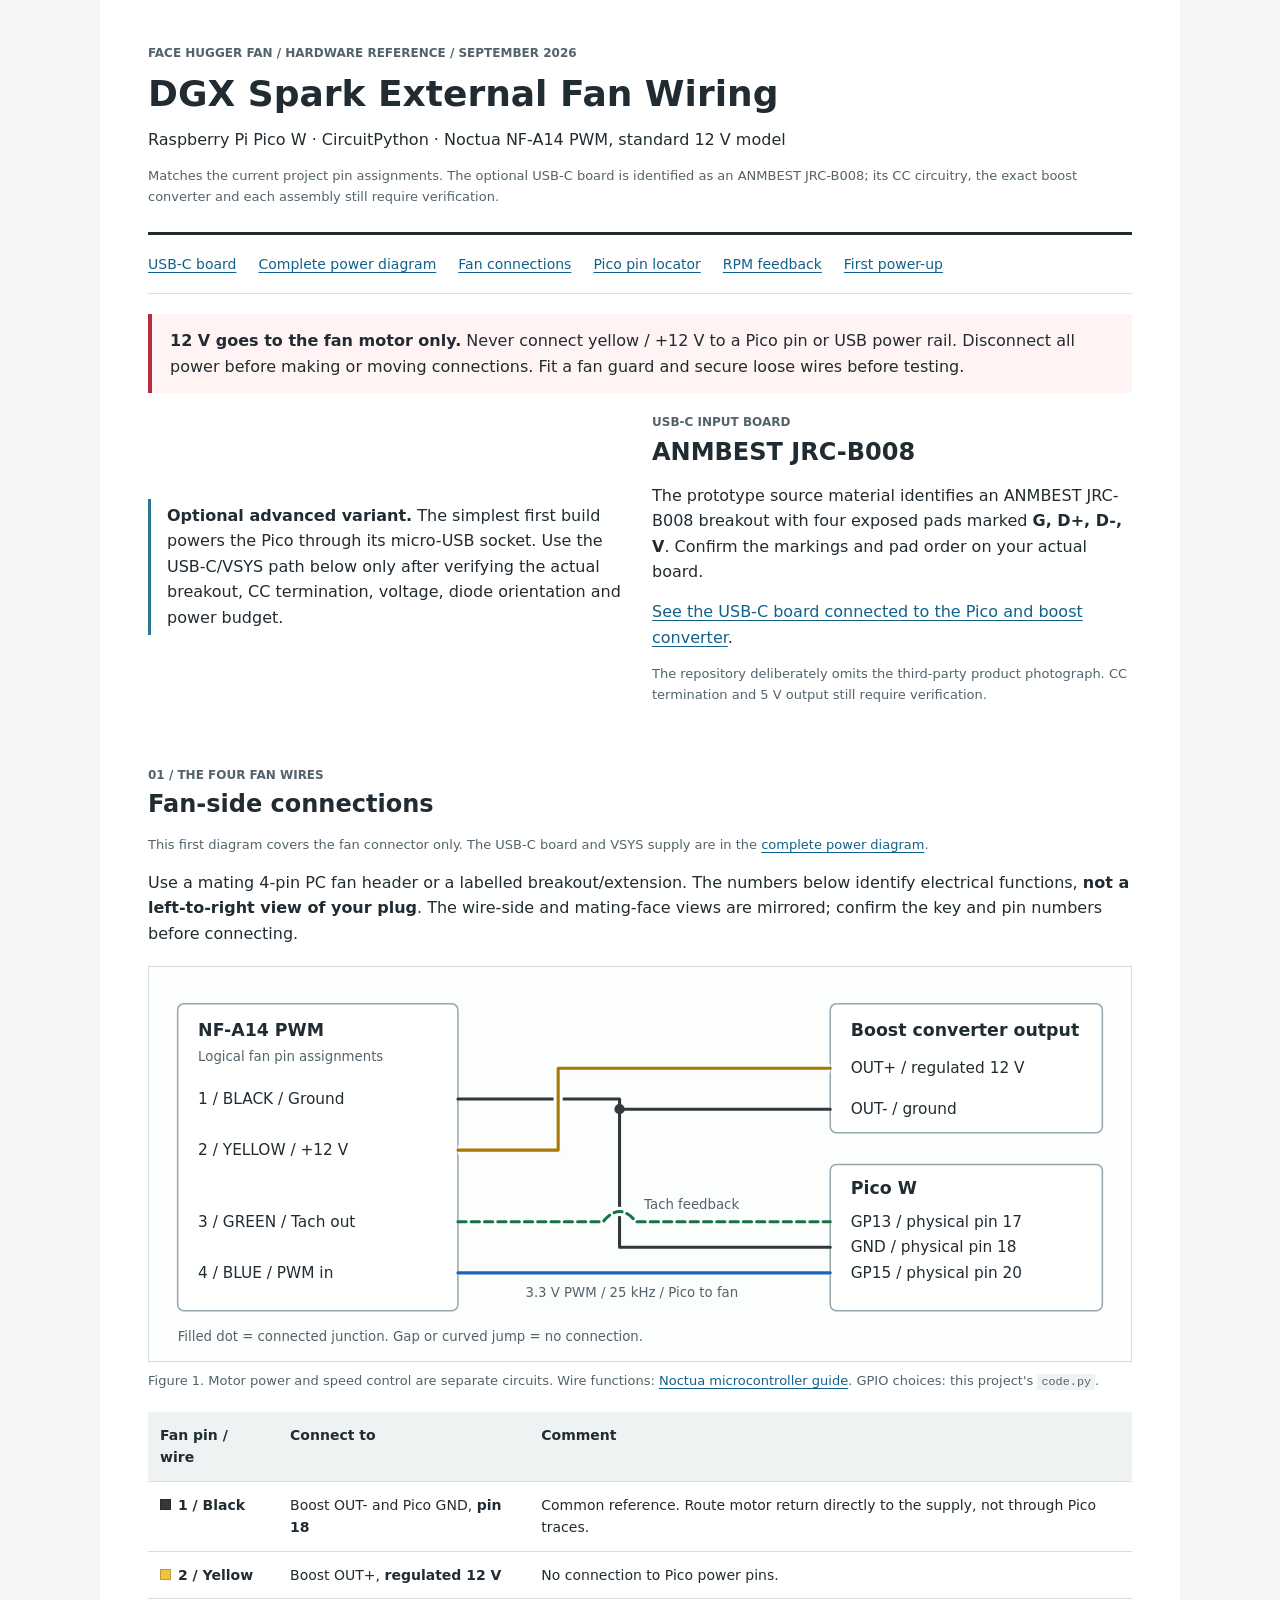
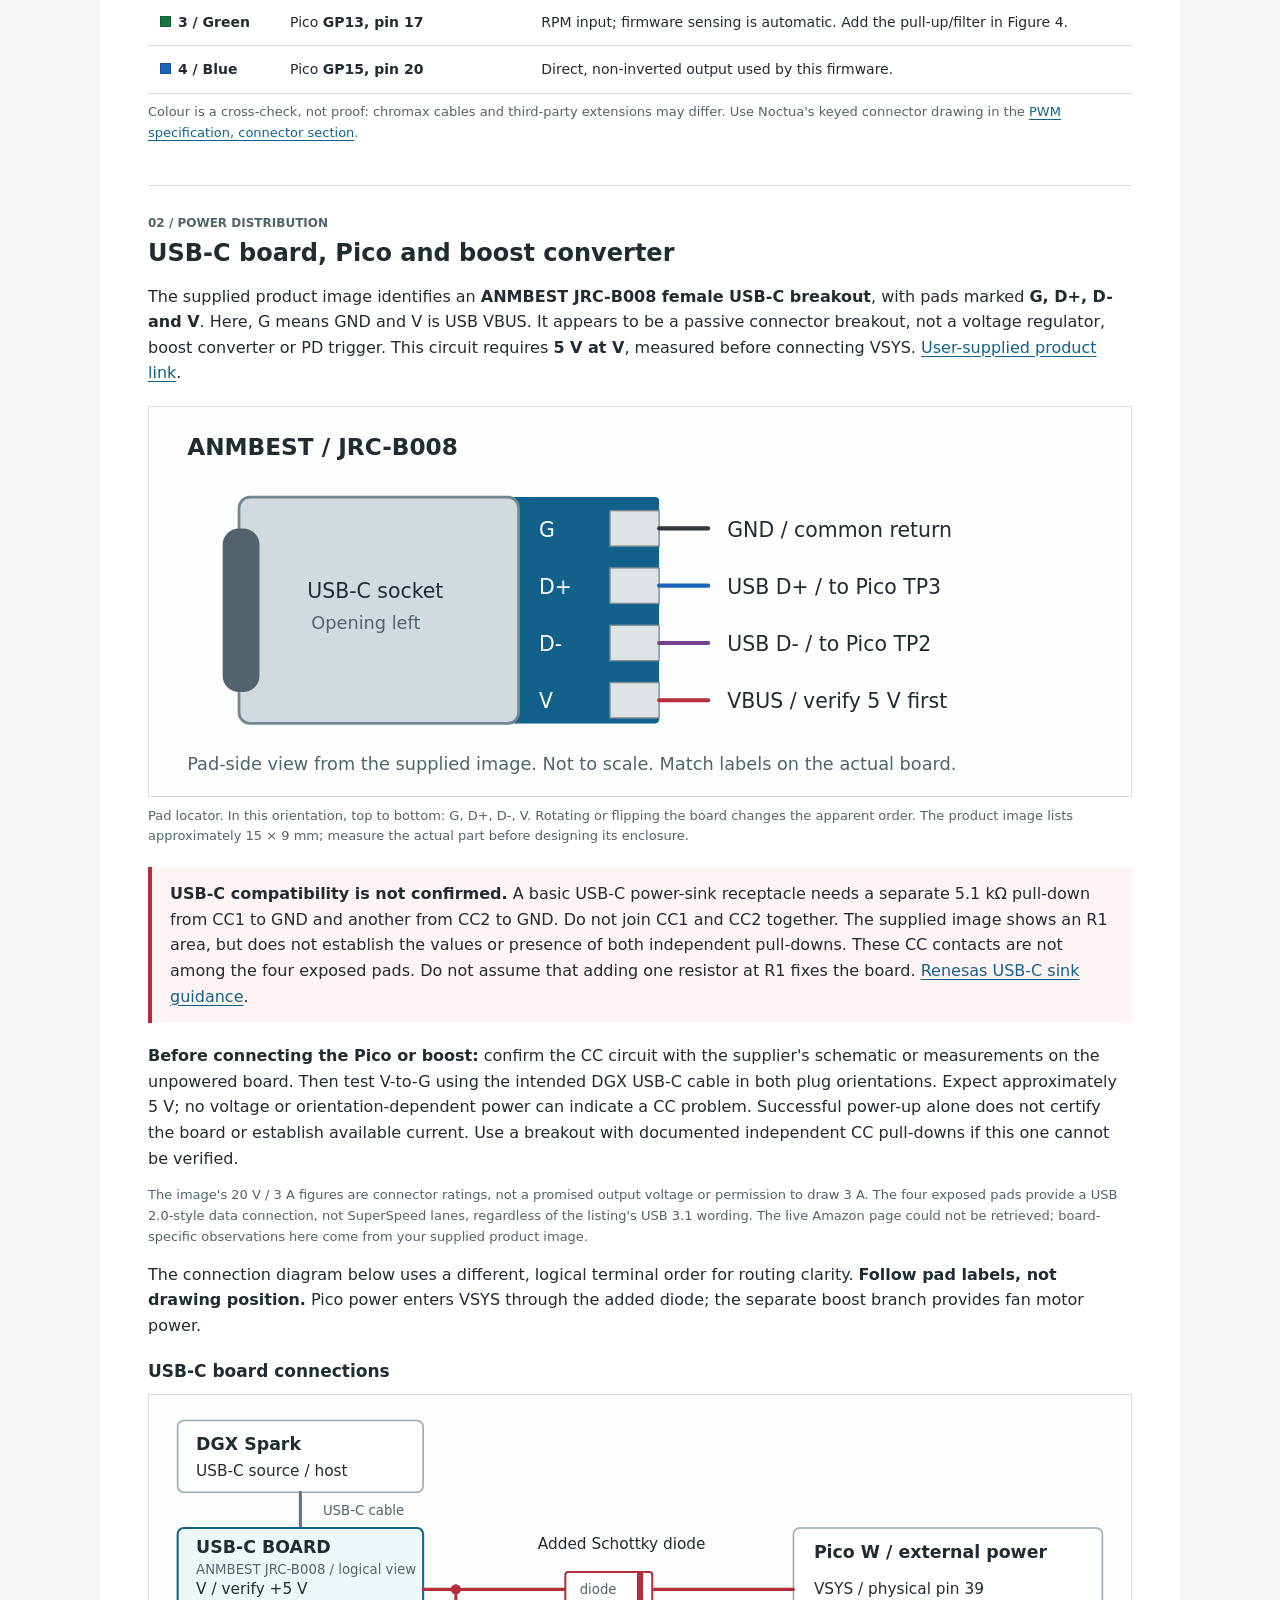
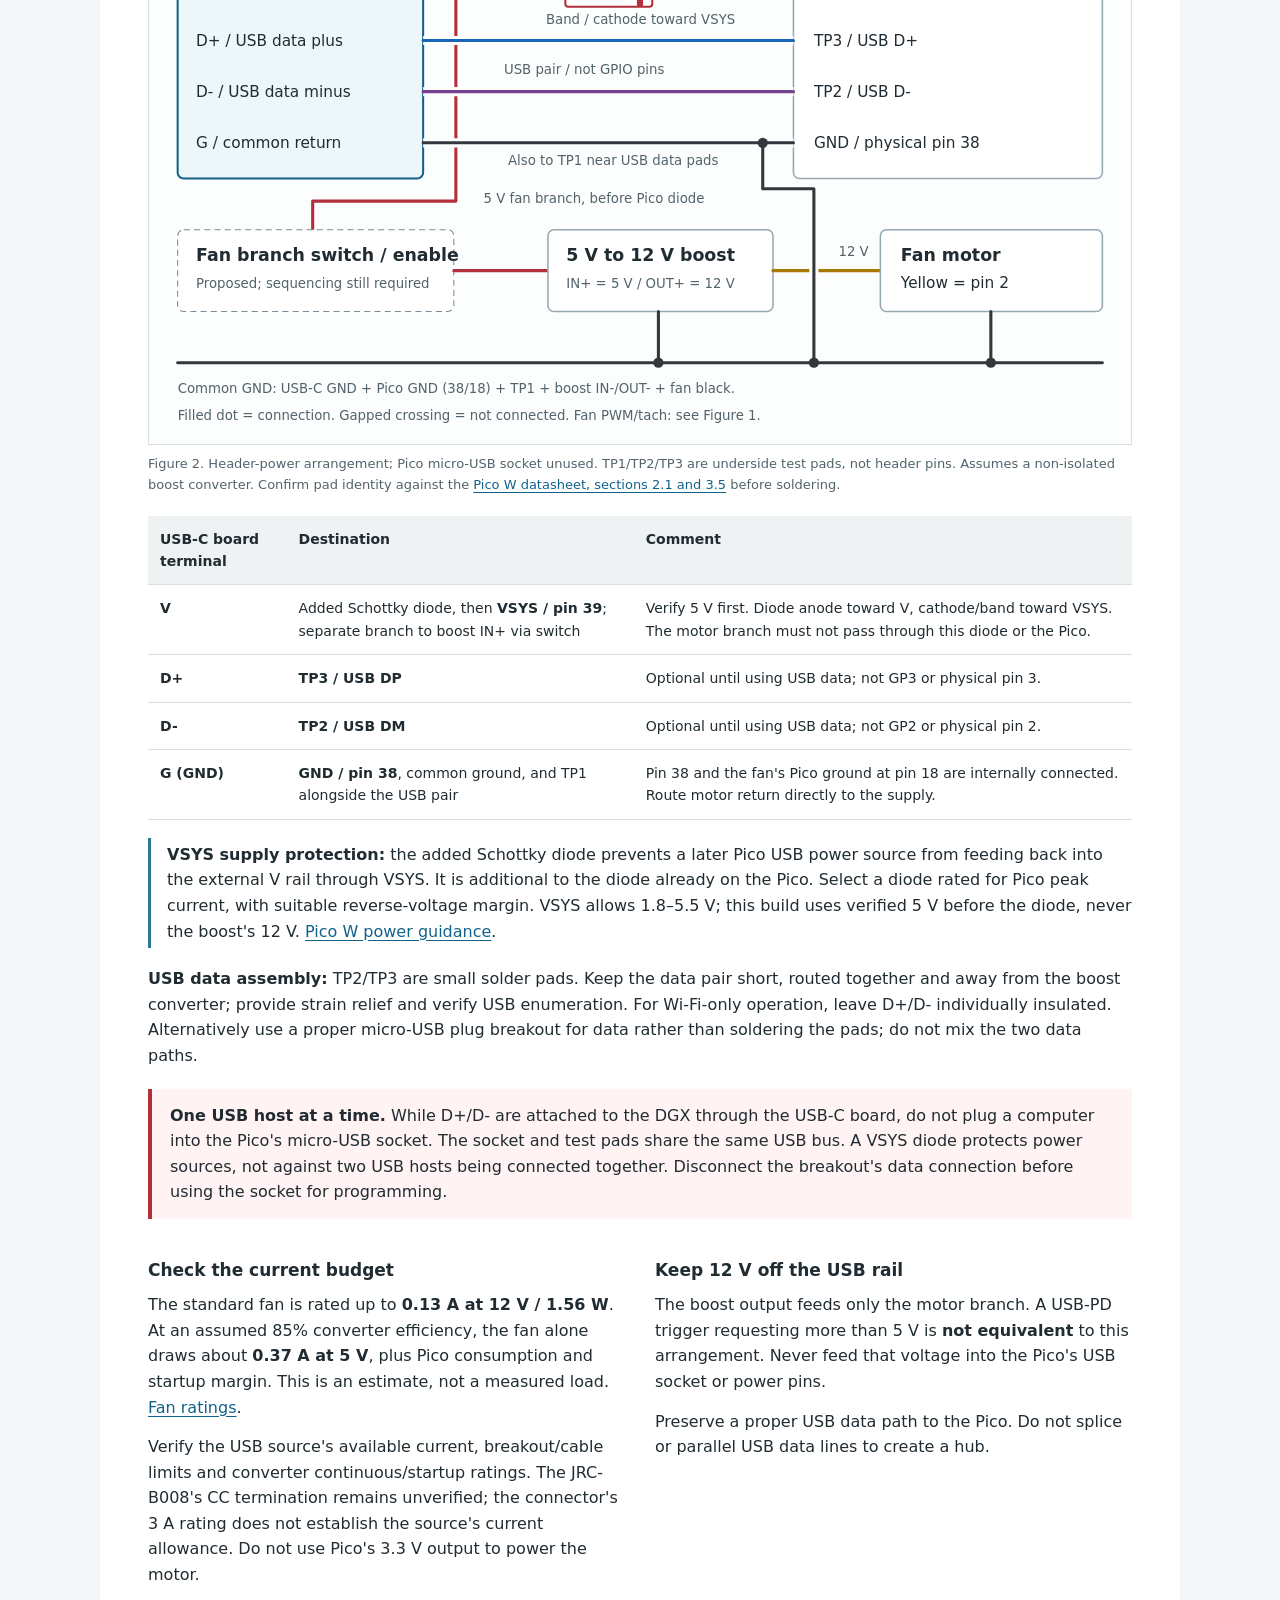
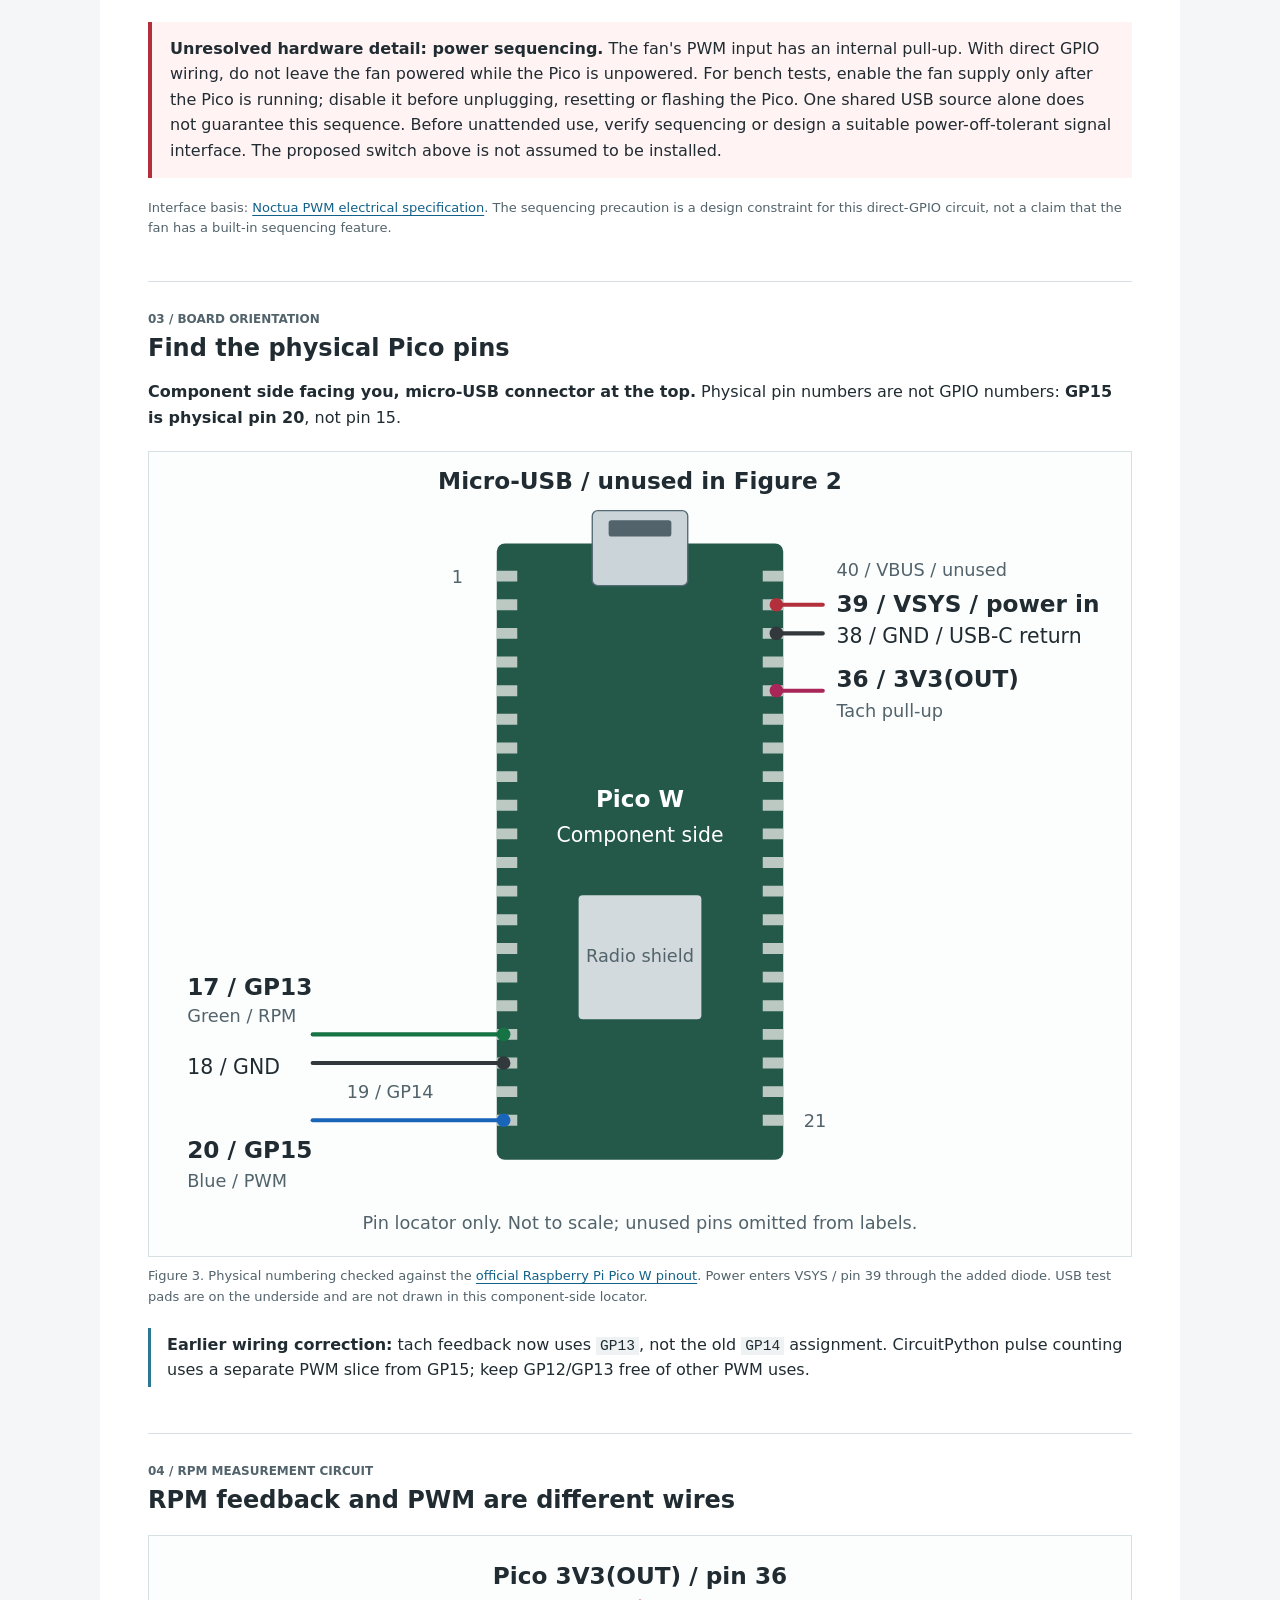
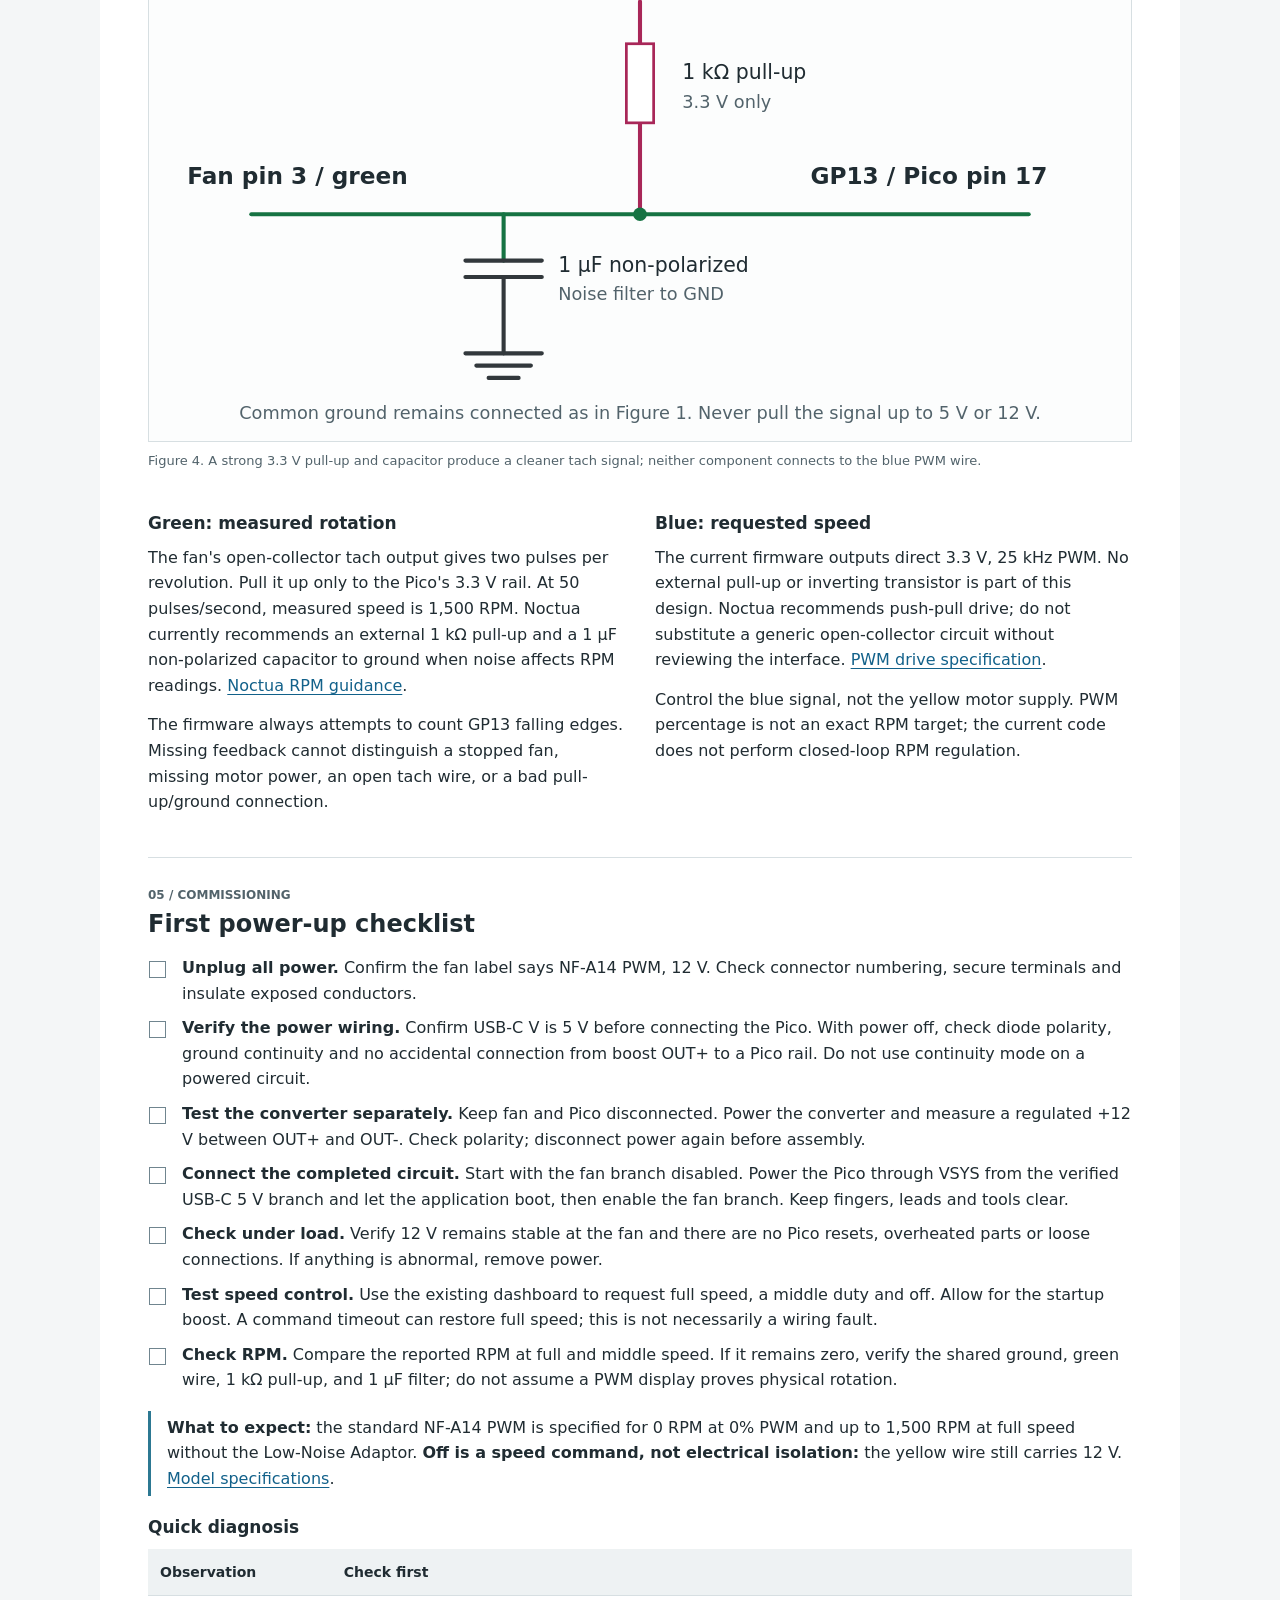
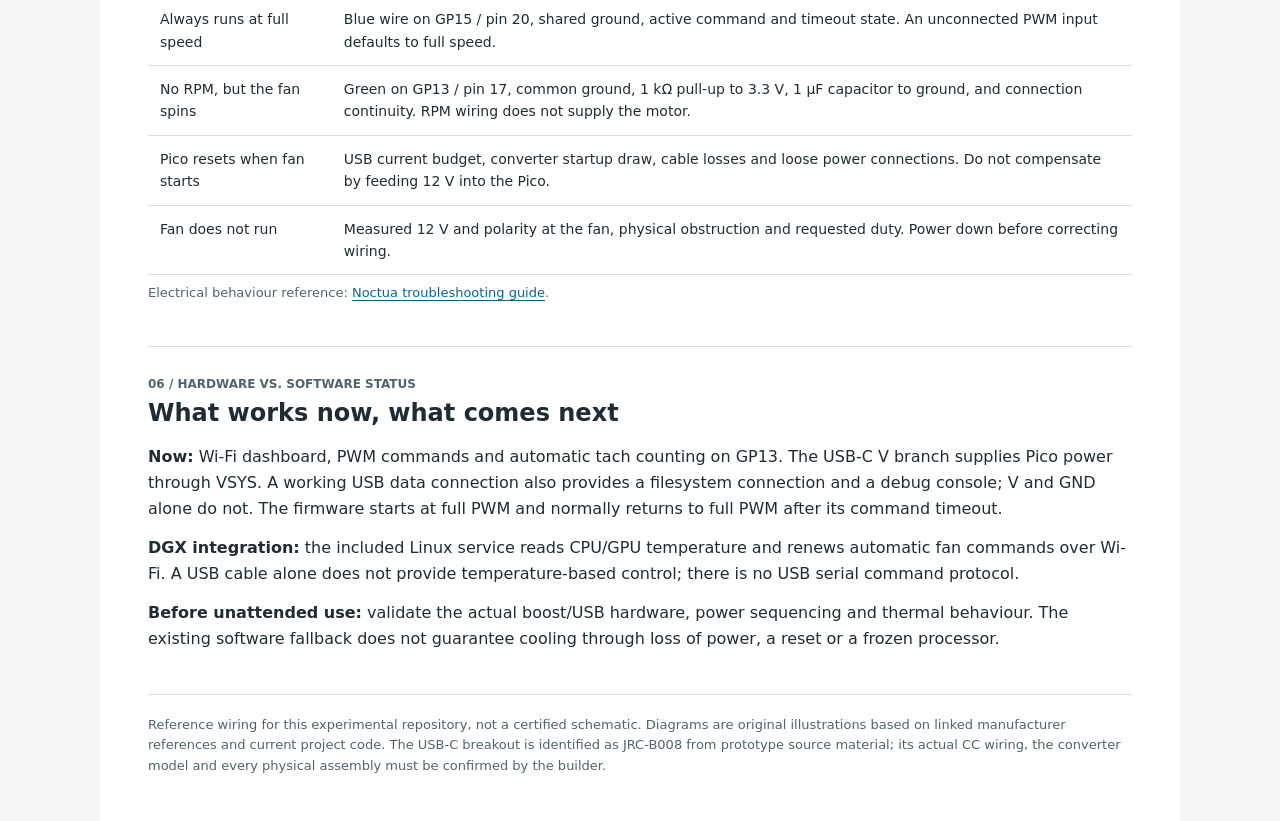
<file: docs/wiring.html>
<!doctype html>
<html lang="en">
<head>
  <meta charset="utf-8">
  <meta name="viewport" content="width=device-width, initial-scale=1">
  <title>DGX Spark Fan Wiring | Pico W + NF-A14 PWM</title>
  <style>
    :root { color-scheme: light; --ink:#202c32; --muted:#52636b; --line:#d7dfe2; --paper:#fff; --ground:#32383c; --yellow:#a77900; --green:#167343; --blue:#1965ba; }
    * { box-sizing:border-box; }
    body { margin:0; background:#f4f6f7; color:var(--ink); font:16px/1.6 system-ui,-apple-system,BlinkMacSystemFont,"Segoe UI",sans-serif; letter-spacing:0; }
    main { max-width:1080px; margin:auto; padding:44px 48px; background:var(--paper); }
    header { border-bottom:3px solid var(--ink); padding-bottom:24px; }
    .eyebrow, .section-number { font-size:12px; font-weight:750; text-transform:uppercase; letter-spacing:0; color:var(--muted); }
    h1 { font-size:36px; line-height:1.15; margin:10px 0 12px; }
    h2 { font-size:24px; line-height:1.25; margin:4px 0 16px; }
    h3 { font-size:17px; margin:18px 0 8px; }
    p { margin:8px 0 14px; }
    a { color:#12618a; text-underline-offset:3px; overflow-wrap:anywhere; }
    nav { display:flex; flex-wrap:wrap; gap:8px 22px; padding:18px 0; border-bottom:1px solid var(--line); font-size:14px; }
    section { padding:28px 0; border-bottom:1px solid var(--line); scroll-margin-top:16px; }
    .meta, figcaption, .small { font-size:13px; color:var(--muted); }
    .notice { border-left:4px solid #b32f3b; background:#fff3f3; padding:14px 18px; margin:20px 0; }
    .note { border-left:3px solid #2c7892; padding:4px 0 4px 16px; margin:18px 0; }
    .notice p, .note p { margin:0; }
    figure { margin:20px 0; }
    .diagram { overflow-x:auto; border:1px solid var(--line); background:#fcfdfd; }
    .diagram svg { display:block; width:100%; min-width:720px; height:auto; }
    .diagram.compact svg { min-width:560px; }
    svg text { font-family:system-ui,-apple-system,BlinkMacSystemFont,"Segoe UI",sans-serif; font-size:15px; fill:var(--ink); }
    svg .label { font-size:17px; font-weight:700; }
    svg .minor { font-size:13px; fill:var(--muted); }
    svg .white { fill:#fff; }
    svg .unit { fill:#fff; stroke:#96a7b0; stroke-width:1.5; }
    svg .wire { fill:none; stroke-width:3; stroke-linejoin:round; stroke-linecap:round; }
    figcaption { margin-top:9px; }
    .table-scroll { overflow-x:auto; }
    table { width:100%; border-collapse:collapse; font-size:14px; text-align:left; }
    th { background:#eef2f3; font-weight:700; }
    th,td { padding:12px; border-bottom:1px solid var(--line); vertical-align:top; }
    .wire-name { white-space:nowrap; font-weight:650; }
    .swatch { display:inline-block; width:11px; height:11px; margin-right:7px; border:1px solid #0003; }
    .black { background:var(--ground); } .yellow { background:#edc43c; } .green { background:var(--green); } .blue { background:var(--blue); }
    code { font:0.91em ui-monospace,SFMono-Regular,Consolas,monospace; background:#eef2f3; padding:1px 4px; overflow-wrap:anywhere; }
    .columns { display:grid; grid-template-columns:1fr 1fr; gap:30px; }
    .board-identification { display:grid; grid-template-columns:minmax(0,1fr) minmax(0,1fr); gap:24px; align-items:center; margin:18px 0; }
    .board-identification svg { display:block; width:100%; height:auto; background:#fff; }
    ul,ol { padding-left:24px; } li { margin:9px 0; }
    .checks { list-style:none; padding:0; counter-reset:check; }
    .checks li { position:relative; padding-left:34px; }
    .checks li::before { content:""; position:absolute; left:1px; top:6px; width:15px; height:15px; border:1.5px solid #70858f; }
    footer { padding-top:20px; font-size:13px; color:var(--muted); }
    @media(max-width:650px) { main { padding:26px 18px; } h1 { font-size:30px; } h2 { font-size:22px; } .columns, .board-identification { grid-template-columns:1fr; gap:0; } th,td { padding:10px 8px; } }
    @media print { @page { size:A4; margin:14mm; } body,main { background:#fff; } main { max-width:none; padding:0; } body { font-size:10pt; } h1 { font-size:26pt; } h2 { font-size:17pt; } nav { display:none; } section { padding:16px 0; } figure, tr, .notice, .note { break-inside:avoid; } h2,h3 { break-after:avoid; } .diagram { overflow:visible; } .diagram svg, .diagram.compact svg { min-width:0; } .table-scroll { overflow:visible; } a { color:inherit; } * { print-color-adjust:exact; -webkit-print-color-adjust:exact; } }
  </style>
</head>
<body>
<main>
  <header>
    <div class="eyebrow">Face Hugger Fan / Hardware reference / September 2026</div>
    <h1>DGX Spark External Fan Wiring</h1>
    <p>Raspberry Pi Pico W &middot; CircuitPython &middot; Noctua NF-A14 PWM, standard 12 V model</p>
    <div class="meta">Matches the current project pin assignments. The optional USB-C board is identified as an ANMBEST JRC-B008; its CC circuitry, the exact boost converter and each assembly still require verification.</div>
  </header>
  <nav aria-label="Document sections">
    <a href="#usb-c-board">USB-C board</a><a href="#power-diagram">Complete power diagram</a><a href="#connections">Fan connections</a><a href="#pico">Pico pin locator</a><a href="#tach">RPM feedback</a><a href="#checks">First power-up</a>
  </nav>

  <div class="notice"><p><strong>12 V goes to the fan motor only.</strong> Never connect yellow / +12 V to a Pico pin or USB power rail. Disconnect all power before making or moving connections. Fit a fan guard and secure loose wires before testing.</p></div>

  <div id="usb-c-board" class="board-identification">
    <div class="note"><p><strong>Optional advanced variant.</strong> The simplest first build powers the Pico through its micro-USB socket. Use the USB-C/VSYS path below only after verifying the actual breakout, CC termination, voltage, diode orientation and power budget.</p></div>
    <div>
      <div class="section-number">USB-C input board</div>
      <h2>ANMBEST JRC-B008</h2>
      <p>The prototype source material identifies an ANMBEST JRC-B008 breakout with four exposed pads marked <strong>G, D+, D-, V</strong>. Confirm the markings and pad order on your actual board.</p>
      <p><a href="#power-diagram">See the USB-C board connected to the Pico and boost converter</a>.</p>
      <p class="small">The repository deliberately omits the third-party product photograph. CC termination and 5 V output still require verification.</p>
    </div>
  </div>

  <section id="connections">
    <div class="section-number">01 / The four fan wires</div>
    <h2>Fan-side connections</h2>
    <p class="small">This first diagram covers the fan connector only. The USB-C board and VSYS supply are in the <a href="#power-diagram">complete power diagram</a>.</p>
    <p>Use a mating 4-pin PC fan header or a labelled breakout/extension. The numbers below identify electrical functions, <strong>not a left-to-right view of your plug</strong>. The wire-side and mating-face views are mirrored; confirm the key and pin numbers before connecting.</p>
    <figure>
      <div class="diagram" tabindex="0" aria-label="Scrollable four-wire connection diagram">
        <!-- Logical net diagram, deliberately not a physical connector-face drawing. -->
        <svg viewBox="0 0 960 385" role="img" aria-labelledby="connection-title connection-desc">
          <title id="connection-title">Fan connections to the boost converter and Pico W</title>
          <desc id="connection-desc">Fan pin 1 black joins boost output negative and Pico ground physical pin 18. Pin 2 yellow joins boost output positive 12 volts. Pin 3 green joins optional Pico GP13 physical pin 17. Pin 4 blue joins Pico GP15 physical pin 20.</desc>
          <rect class="unit" x="28" y="36" width="274" height="300" rx="6"/>
          <text class="label" x="48" y="67">NF-A14 PWM</text>
          <text class="minor" x="48" y="92">Logical fan pin assignments</text>
          <text x="48" y="134">1 / BLACK / Ground</text>
          <text x="48" y="184">2 / YELLOW / +12 V</text>
          <text x="48" y="254">3 / GREEN / Tach out</text>
          <text x="48" y="304">4 / BLUE / PWM in</text>
          <rect class="unit" x="666" y="36" width="266" height="126" rx="6"/>
          <text class="label" x="686" y="67">Boost converter output</text>
          <text x="686" y="104">OUT+ / regulated 12 V</text>
          <text x="686" y="144">OUT- / ground</text>
          <rect class="unit" x="666" y="193" width="266" height="143" rx="6"/>
          <text class="label" x="686" y="222">Pico W</text>
          <text x="686" y="254">GP13 / physical pin 17</text>
          <text x="686" y="279">GND / physical pin 18</text>
          <text x="686" y="304">GP15 / physical pin 20</text>
          <path class="wire" stroke="#32383c" d="M302 129H460V139H666 M460 139V274H666"/>
          <circle cx="460" cy="139" r="5" fill="#32383c"/>
          <path fill="none" stroke="#fcfdfd" stroke-width="9" d="M302 179H400V99H666"/>
          <path class="wire" stroke="#a77900" d="M302 179H400V99H666"/>
          <path fill="none" stroke="#fcfdfd" stroke-width="9" d="M444 249Q460 229 476 249"/>
          <path class="wire" stroke="#167343" stroke-dasharray="8 5" d="M302 249H444 Q460 229 476 249H666"/>
          <text class="minor" x="484" y="237">Tach feedback</text>
          <path class="wire" stroke="#1965ba" d="M302 299H666"/>
          <text class="minor" x="368" y="323">3.3 V PWM / 25 kHz / Pico to fan</text>
          <text class="minor" x="28" y="366">Filled dot = connected junction. Gap or curved jump = no connection.</text>
        </svg>
      </div>
      <figcaption>Figure 1. Motor power and speed control are separate circuits. Wire functions: <a href="https://www.noctua.at/en/support/faqs/microcontroller-guide-pwm-setup-and-rpm-monitoring">Noctua microcontroller guide</a>. GPIO choices: this project's <code>code.py</code>.</figcaption>
    </figure>
    <div class="table-scroll">
      <table>
        <thead><tr><th>Fan pin / wire</th><th>Connect to</th><th>Comment</th></tr></thead>
        <tbody>
          <tr><td class="wire-name"><span class="swatch black"></span>1 / Black</td><td>Boost OUT- and Pico GND, <strong>pin 18</strong></td><td>Common reference. Route motor return directly to the supply, not through Pico traces.</td></tr>
          <tr><td class="wire-name"><span class="swatch yellow"></span>2 / Yellow</td><td>Boost OUT+, <strong>regulated 12 V</strong></td><td>No connection to Pico power pins.</td></tr>
          <tr><td class="wire-name"><span class="swatch green"></span>3 / Green</td><td>Pico <strong>GP13, pin 17</strong></td><td>RPM input; firmware sensing is automatic. Add the pull-up/filter in Figure 4.</td></tr>
          <tr><td class="wire-name"><span class="swatch blue"></span>4 / Blue</td><td>Pico <strong>GP15, pin 20</strong></td><td>Direct, non-inverted output used by this firmware.</td></tr>
        </tbody>
      </table>
    </div>
    <p class="small">Colour is a cross-check, not proof: chromax cables and third-party extensions may differ. Use Noctua's keyed connector drawing in the <a href="https://cdn.noctua.at/media/Noctua_PWM_specifications_white_paper.pdf">PWM specification, connector section</a>.</p>
  </section>

  <section id="power">
    <div class="section-number">02 / Power distribution</div>
    <h2>USB-C board, Pico and boost converter</h2>
    <p>The supplied product image identifies an <strong>ANMBEST JRC-B008 female USB-C breakout</strong>, with pads marked <strong>G, D+, D- and V</strong>. Here, G means GND and V is USB VBUS. It appears to be a passive connector breakout, not a voltage regulator, boost converter or PD trigger. This circuit requires <strong>5 V at V</strong>, measured before connecting VSYS. <a href="https://www.amazon.com/dp/B09WCSF8FC?th=1">User-supplied product link</a>.</p>
    <figure>
      <div class="diagram compact" tabindex="0" aria-label="USB-C breakout pad orientation from the supplied product image">
        <svg viewBox="0 0 720 285" role="img" aria-labelledby="breakout-title breakout-desc">
          <title id="breakout-title">ANMBEST JRC-B008 pad-side orientation</title>
          <desc id="breakout-desc">With the labelled solder-pad side facing you and the USB-C socket opening to the left, the four pads on the right edge are G, D plus, D minus and V from top to bottom. This drawing follows the supplied product image, not a verified physical board.</desc>
          <text class="label" x="28" y="35">ANMBEST / JRC-B008</text>
          <rect x="220" y="66" width="154" height="166" rx="3" fill="#12618a"/>
          <rect x="66" y="66" width="205" height="166" rx="8" fill="#d3dade" stroke="#748791" stroke-width="2"/>
          <rect x="54" y="89" width="27" height="120" rx="12" fill="#52636b"/>
          <text x="116" y="140">USB-C socket</text><text class="minor" x="119" y="163">Opening left</text>
          <g fill="#dde3e6" stroke="#7c8a94">
            <rect x="338" y="76" width="36" height="26"/>
            <rect x="338" y="118" width="36" height="26"/>
            <rect x="338" y="160" width="36" height="26"/>
            <rect x="338" y="202" width="36" height="26"/>
          </g>
          <text class="white" x="286" y="95">G</text><text class="white" x="286" y="137">D+</text>
          <text class="white" x="286" y="179">D-</text><text class="white" x="286" y="221">V</text>
          <path class="wire" stroke="#32383c" d="M374 89H410"/><text x="424" y="95">GND / common return</text>
          <path class="wire" stroke="#1965ba" d="M374 131H410"/><text x="424" y="137">USB D+ / to Pico TP3</text>
          <path class="wire" stroke="#75428f" d="M374 173H410"/><text x="424" y="179">USB D- / to Pico TP2</text>
          <path class="wire" stroke="#b32f3b" d="M374 215H410"/><text x="424" y="221">VBUS / verify 5 V first</text>
          <text class="minor" x="28" y="266">Pad-side view from the supplied image. Not to scale. Match labels on the actual board.</text>
        </svg>
      </div>
      <figcaption>Pad locator. In this orientation, top to bottom: G, D+, D-, V. Rotating or flipping the board changes the apparent order. The product image lists approximately 15 &times; 9 mm; measure the actual part before designing its enclosure.</figcaption>
    </figure>
    <div class="notice"><p><strong>USB-C compatibility is not confirmed.</strong> A basic USB-C power-sink receptacle needs a separate 5.1 k&#8486; pull-down from CC1 to GND and another from CC2 to GND. Do not join CC1 and CC2 together. The supplied image shows an R1 area, but does not establish the values or presence of both independent pull-downs. These CC contacts are not among the four exposed pads. Do not assume that adding one resistor at R1 fixes the board. <a href="https://www.renesas.com/en/support/engineer-school/usb-power-delivery-03">Renesas USB-C sink guidance</a>.</p></div>
    <p><strong>Before connecting the Pico or boost:</strong> confirm the CC circuit with the supplier's schematic or measurements on the unpowered board. Then test V-to-G using the intended DGX USB-C cable in both plug orientations. Expect approximately 5 V; no voltage or orientation-dependent power can indicate a CC problem. Successful power-up alone does not certify the board or establish available current. Use a breakout with documented independent CC pull-downs if this one cannot be verified.</p>
    <p class="small">The image's 20 V / 3 A figures are connector ratings, not a promised output voltage or permission to draw 3 A. The four exposed pads provide a USB 2.0-style data connection, not SuperSpeed lanes, regardless of the listing's USB 3.1 wording. The live Amazon page could not be retrieved; board-specific observations here come from your supplied product image.</p>
    <p>The connection diagram below uses a different, logical terminal order for routing clarity. <strong>Follow pad labels, not drawing position.</strong> Pico power enters VSYS through the added diode; the separate boost branch provides fan motor power.</p>
    <figure id="power-diagram">
      <h3>USB-C board connections</h3>
      <div class="diagram" tabindex="0" aria-label="Scrollable shared USB power diagram">
        <svg viewBox="0 0 960 635" role="img" aria-labelledby="power-title power-desc">
          <title id="power-title">USB-C terminals to Pico VSYS and USB test pads</title>
          <desc id="power-desc">USB-C V, verified five volts, feeds Pico VSYS physical pin 39 through an added Schottky diode with cathode toward Pico, and a separate switched boost converter branch. D plus connects to Pico TP3, D minus to TP2, and GND to Pico physical pin 38 and the common ground. TP1 is the nearby USB signal ground pad. Boost twelve volt output feeds the fan only. The Pico micro USB socket is unused in this arrangement.</desc>
          <rect class="unit" x="28" y="25" width="240" height="70" rx="6"/>
          <text class="label" x="46" y="54">DGX Spark</text><text x="46" y="79">USB-C source / host</text>
          <path class="wire" stroke="#647681" d="M148 95V130"/>
          <text class="minor" x="170" y="117">USB-C cable</text>
          <rect x="28" y="130" width="240" height="245" rx="6" fill="#edf7fa" stroke="#12618a" stroke-width="2"/>
          <text class="label" x="46" y="154">USB-C BOARD</text>
          <text class="minor" x="46" y="175">ANMBEST JRC-B008 / logical view</text>
          <text x="46" y="195">V / verify +5 V</text>
          <text x="46" y="245">D+ / USB data plus</text>
          <text x="46" y="295">D- / USB data minus</text>
          <text x="46" y="345">G / common return</text>
          <rect class="unit" x="630" y="130" width="302" height="245" rx="6"/>
          <text class="label" x="650" y="159">Pico W / external power</text>
          <text x="650" y="195">VSYS / physical pin 39</text>
          <text x="650" y="245">TP3 / USB D+</text>
          <text x="650" y="295">TP2 / USB D-</text>
          <text x="650" y="345">GND / physical pin 38</text>
          <!-- Added diode is shown as an axial package; its band marks the cathode. -->
          <path class="wire" stroke="#b32f3b" d="M268 190H407 M492 190H630 M300 190V397H160V425"/>
          <circle cx="300" cy="190" r="5" fill="#b32f3b"/>
          <rect x="407" y="173" width="85" height="34" rx="3" fill="#fff" stroke="#b32f3b" stroke-width="2"/>
          <path d="M480 173V207" stroke="#b32f3b" stroke-width="6"/>
          <text class="minor" x="421" y="195">diode</text>
          <text x="380" y="151">Added Schottky diode</text>
          <text class="minor" x="388" y="224">Band / cathode toward VSYS</text>
          <path fill="none" stroke="#fcfdfd" stroke-width="9" d="M268 240H630 M268 290H630 M268 340H630"/>
          <path class="wire" stroke="#1965ba" d="M268 240H630"/>
          <path class="wire" stroke="#75428f" d="M268 290H630"/>
          <text class="minor" x="347" y="273">USB pair / not GPIO pins</text>
          <path class="wire" stroke="#32383c" d="M268 340H630"/>
          <text class="minor" x="351" y="362">Also to TP1 near USB data pads</text>
          <text class="minor" x="327" y="399">5 V fan branch, before Pico diode</text>
          <rect x="28" y="425" width="270" height="80" rx="6" fill="#fff" stroke="#788b96" stroke-dasharray="6 4"/>
          <text class="label" x="46" y="456">Fan branch switch / enable</text><text class="minor" x="46" y="482">Proposed; sequencing still required</text>
          <path class="wire" stroke="#b32f3b" d="M298 465H390"/>
          <rect class="unit" x="390" y="425" width="220" height="80" rx="6"/>
          <text class="label" x="408" y="456">5 V to 12 V boost</text><text class="minor" x="408" y="482">IN+ = 5 V / OUT+ = 12 V</text>
          <path class="wire" stroke="#a77900" d="M610 465H715"/>
          <text class="minor" x="674" y="451">12 V</text>
          <rect class="unit" x="715" y="425" width="217" height="80" rx="6"/>
          <text class="label" x="735" y="456">Fan motor</text><text x="735" y="482">Yellow = pin 2</text>
          <path fill="none" stroke="#fcfdfd" stroke-width="9" d="M650 452V478"/>
          <path class="wire" stroke="#32383c" d="M600 340V385H650V555H28 M650 555H932 M498 505V555 M823 505V555"/>
          <circle cx="600" cy="340" r="5" fill="#32383c"/><circle cx="650" cy="555" r="5" fill="#32383c"/>
          <circle cx="498" cy="555" r="5" fill="#32383c"/><circle cx="823" cy="555" r="5" fill="#32383c"/>
          <text class="minor" x="28" y="585">Common GND: USB-C GND + Pico GND (38/18) + TP1 + boost IN-/OUT- + fan black.</text>
          <text class="minor" x="28" y="611">Filled dot = connection. Gapped crossing = not connected. Fan PWM/tach: see Figure 1.</text>
        </svg>
      </div>
      <figcaption>Figure 2. Header-power arrangement; Pico micro-USB socket unused. TP1/TP2/TP3 are underside test pads, not header pins. Assumes a non-isolated boost converter. Confirm pad identity against the <a href="https://datasheets.raspberrypi.com/picow/pico-w-datasheet.pdf">Pico W datasheet, sections 2.1 and 3.5</a> before soldering.</figcaption>
    </figure>
    <div class="table-scroll"><table>
      <thead><tr><th>USB-C board terminal</th><th>Destination</th><th>Comment</th></tr></thead>
      <tbody>
        <tr><td><strong>V</strong></td><td>Added Schottky diode, then <strong>VSYS / pin 39</strong>; separate branch to boost IN+ via switch</td><td>Verify 5 V first. Diode anode toward V, cathode/band toward VSYS. The motor branch must not pass through this diode or the Pico.</td></tr>
        <tr><td><strong>D+</strong></td><td><strong>TP3 / USB DP</strong></td><td>Optional until using USB data; not GP3 or physical pin 3.</td></tr>
        <tr><td><strong>D-</strong></td><td><strong>TP2 / USB DM</strong></td><td>Optional until using USB data; not GP2 or physical pin 2.</td></tr>
        <tr><td><strong>G (GND)</strong></td><td><strong>GND / pin 38</strong>, common ground, and TP1 alongside the USB pair</td><td>Pin 38 and the fan's Pico ground at pin 18 are internally connected. Route motor return directly to the supply.</td></tr>
      </tbody>
    </table></div>
    <div class="note"><p><strong>VSYS supply protection:</strong> the added Schottky diode prevents a later Pico USB power source from feeding back into the external V rail through VSYS. It is additional to the diode already on the Pico. Select a diode rated for Pico peak current, with suitable reverse-voltage margin. VSYS allows 1.8&ndash;5.5 V; this build uses verified 5 V before the diode, never the boost's 12 V. <a href="https://datasheets.raspberrypi.com/picow/pico-w-datasheet.pdf">Pico W power guidance</a>.</p></div>
    <p><strong>USB data assembly:</strong> TP2/TP3 are small solder pads. Keep the data pair short, routed together and away from the boost converter; provide strain relief and verify USB enumeration. For Wi-Fi-only operation, leave D+/D- individually insulated. Alternatively use a proper micro-USB plug breakout for data rather than soldering the pads; do not mix the two data paths.</p>
    <div class="notice"><p><strong>One USB host at a time.</strong> While D+/D- are attached to the DGX through the USB-C board, do not plug a computer into the Pico's micro-USB socket. The socket and test pads share the same USB bus. A VSYS diode protects power sources, not against two USB hosts being connected together. Disconnect the breakout's data connection before using the socket for programming.</p></div>
    <div class="columns">
      <div>
        <h3>Check the current budget</h3>
        <p>The standard fan is rated up to <strong>0.13 A at 12 V / 1.56 W</strong>. At an assumed 85% converter efficiency, the fan alone draws about <strong>0.37 A at 5 V</strong>, plus Pico consumption and startup margin. This is an estimate, not a measured load. <a href="https://www.noctua.at/en/products/nf-a14-pwm/specifications">Fan ratings</a>.</p>
        <p>Verify the USB source's available current, breakout/cable limits and converter continuous/startup ratings. The JRC-B008's CC termination remains unverified; the connector's 3 A rating does not establish the source's current allowance. Do not use Pico's 3.3 V output to power the motor.</p>
      </div>
      <div>
        <h3>Keep 12 V off the USB rail</h3>
        <p>The boost output feeds only the motor branch. A USB-PD trigger requesting more than 5 V is <strong>not equivalent</strong> to this arrangement. Never feed that voltage into the Pico's USB socket or power pins.</p>
        <p>Preserve a proper USB data path to the Pico. Do not splice or parallel USB data lines to create a hub.</p>
      </div>
    </div>
    <div class="notice"><p><strong>Unresolved hardware detail: power sequencing.</strong> The fan's PWM input has an internal pull-up. With direct GPIO wiring, do not leave the fan powered while the Pico is unpowered. For bench tests, enable the fan supply only after the Pico is running; disable it before unplugging, resetting or flashing the Pico. One shared USB source alone does not guarantee this sequence. Before unattended use, verify sequencing or design a suitable power-off-tolerant signal interface. The proposed switch above is not assumed to be installed.</p></div>
    <p class="small">Interface basis: <a href="https://cdn.noctua.at/media/Noctua_PWM_specifications_white_paper.pdf">Noctua PWM electrical specification</a>. The sequencing precaution is a design constraint for this direct-GPIO circuit, not a claim that the fan has a built-in sequencing feature.</p>
  </section>

  <section id="pico">
    <div class="section-number">03 / Board orientation</div>
    <h2>Find the physical Pico pins</h2>
    <p><strong>Component side facing you, micro-USB connector at the top.</strong> Physical pin numbers are not GPIO numbers: <strong>GP15 is physical pin 20</strong>, not pin 15.</p>
    <figure>
      <div class="diagram compact" tabindex="0" aria-label="Scrollable Pico W physical pin locator">
        <!-- Component-side orientation verified against Raspberry Pi's Pico W pinout. -->
        <svg viewBox="0 0 720 590" role="img" aria-labelledby="pico-title pico-desc">
          <title id="pico-title">Pico W component-side physical pin locator</title>
          <desc id="pico-desc">USB at top. Left header counts 1 at top to 20 at bottom. Right header counts 40 at top to 21 at bottom. Upper-right pin 39 is VSYS power input, pin 38 ground, and pin 36 the 3.3 volt output. Lower-left pin 17 is GP13, pin 18 ground, pin 19 unused GP14, and bottom pin 20 GP15. USB TP1/TP2/TP3 are underneath and not shown.</desc>
          <rect x="255" y="67" width="210" height="452" rx="6" fill="#245848"/>
          <rect x="325" y="43" width="70" height="55" rx="4" fill="#cbd4d8" stroke="#536974"/>
          <rect x="337" y="50" width="46" height="12" rx="2" fill="#52636b"/>
          <text class="label" x="360" y="27" text-anchor="middle">Micro-USB / unused in Figure 2</text>
          <text class="white label" x="360" y="260" text-anchor="middle">Pico W</text>
          <text class="white" x="360" y="286" text-anchor="middle">Component side</text>
          <rect x="315" y="325" width="90" height="91" rx="3" fill="#d2dadd"/>
          <text class="minor" x="360" y="374" text-anchor="middle">Radio shield</text>
          <g fill="#dbe3df" stroke="#bcc9c3" stroke-width="2">
            <path d="M255 91H270 M255 112H270 M255 133H270 M255 154H270 M255 175H270 M255 196H270 M255 217H270 M255 238H270 M255 259H270 M255 280H270 M255 301H270 M255 322H270 M255 343H270 M255 364H270 M255 385H270 M255 406H270 M255 427H270 M255 448H270 M255 469H270 M255 490H270" stroke-width="8"/>
            <path d="M450 91H465 M450 112H465 M450 133H465 M450 154H465 M450 175H465 M450 196H465 M450 217H465 M450 238H465 M450 259H465 M450 280H465 M450 301H465 M450 322H465 M450 343H465 M450 364H465 M450 385H465 M450 406H465 M450 427H465 M450 448H465 M450 469H465 M450 490H465" stroke-width="8"/>
          </g>
          <text class="minor" x="222" y="96">1</text><text class="minor" x="504" y="91">40 / VBUS / unused</text>
          <path class="wire" stroke="#b32f3b" d="M460 112H494"/><circle cx="460" cy="112" r="5" fill="#b32f3b"/>
          <text class="label" x="504" y="117">39 / VSYS / power in</text>
          <path class="wire" stroke="#32383c" d="M460 133H494"/><circle cx="460" cy="133" r="5" fill="#32383c"/>
          <text x="504" y="140">38 / GND / USB-C return</text>
          <path class="wire" stroke="#a82758" d="M460 175H494"/><circle cx="460" cy="175" r="5" fill="#a82758"/>
          <text class="label" x="504" y="172">36 / 3V3(OUT)</text><text class="minor" x="504" y="194">Tach pull-up</text>
          <path class="wire" stroke="#167343" d="M120 427H260"/><circle cx="260" cy="427" r="5" fill="#167343"/>
          <text class="label" x="28" y="398">17 / GP13</text><text class="minor" x="28" y="418">Green / RPM</text>
          <path class="wire" stroke="#32383c" d="M120 448H260"/><circle cx="260" cy="448" r="5" fill="#32383c"/>
          <text x="28" y="456">18 / GND</text>
          <text class="minor" x="145" y="474">19 / GP14</text>
          <path class="wire" stroke="#1965ba" d="M120 490H260"/><circle cx="260" cy="490" r="5" fill="#1965ba"/>
          <text class="label" x="28" y="518">20 / GP15</text><text class="minor" x="28" y="539">Blue / PWM</text>
          <text class="minor" x="480" y="495">21</text>
          <text class="minor" x="360" y="570" text-anchor="middle">Pin locator only. Not to scale; unused pins omitted from labels.</text>
        </svg>
      </div>
      <figcaption>Figure 3. Physical numbering checked against the <a href="https://datasheets.raspberrypi.com/picow/PicoW-A4-Pinout.pdf">official Raspberry Pi Pico W pinout</a>. Power enters VSYS / pin 39 through the added diode. USB test pads are on the underside and are not drawn in this component-side locator.</figcaption>
    </figure>
    <div class="note"><p><strong>Earlier wiring correction:</strong> tach feedback now uses <code>GP13</code>, not the old <code>GP14</code> assignment. CircuitPython pulse counting uses a separate PWM slice from GP15; keep GP12/GP13 free of other PWM uses.</p></div>
  </section>

  <section id="tach">
    <div class="section-number">04 / RPM measurement circuit</div>
    <h2>RPM feedback and PWM are different wires</h2>
    <figure>
      <div class="diagram compact" tabindex="0" aria-label="Scrollable tachometer pull-up and filter circuit">
        <svg viewBox="0 0 720 370" role="img" aria-labelledby="tach-title tach-desc">
          <title id="tach-title">Tachometer pull-up and noise filter</title>
          <desc id="tach-desc">Pico 3.3 volt output physical pin 36 connects through a one kilohm resistor to the shared node between fan pin 3 green tach and Pico GP13 physical pin 17. A one microfarad non-polarized capacitor connects from that shared node to ground. No connection to 5 or 12 volts.</desc>
          <text class="label" x="360" y="35" text-anchor="middle">Pico 3V3(OUT) / pin 36</text>
          <path class="wire" stroke="#a82758" d="M360 48V79 M360 137V204"/>
          <rect x="350" y="79" width="20" height="58" fill="#fff" stroke="#a82758" stroke-width="2"/>
          <text x="391" y="105">1 k&#8486; pull-up</text><text class="minor" x="391" y="126">3.3 V only</text>
          <path class="wire" stroke="#167343" d="M75 204H645"/><circle cx="360" cy="204" r="5" fill="#167343"/>
          <text class="label" x="28" y="182">Fan pin 3 / green</text><text class="label" x="485" y="182">GP13 / Pico pin 17</text>
          <path class="wire" stroke="#167343" d="M260 204V238"/>
          <path class="wire" stroke="#32383c" d="M232 238H288 M232 250H288 M260 250V306"/>
          <path class="wire" stroke="#32383c" d="M232 306H288 M240 315H280 M249 324H271"/>
          <text x="300" y="246">1 &#181;F non-polarized</text><text class="minor" x="300" y="267">Noise filter to GND</text>
          <text class="minor" x="360" y="354" text-anchor="middle">Common ground remains connected as in Figure 1. Never pull the signal up to 5 V or 12 V.</text>
        </svg>
      </div>
      <figcaption>Figure 4. A strong 3.3 V pull-up and capacitor produce a cleaner tach signal; neither component connects to the blue PWM wire.</figcaption>
    </figure>
    <div class="columns">
      <div><h3>Green: measured rotation</h3><p>The fan's open-collector tach output gives two pulses per revolution. Pull it up only to the Pico's 3.3 V rail. At 50 pulses/second, measured speed is 1,500 RPM. Noctua currently recommends an external 1 k&#8486; pull-up and a 1 &#181;F non-polarized capacitor to ground when noise affects RPM readings. <a href="https://www.noctua.at/en/support/faqs/microcontroller-guide-pwm-setup-and-rpm-monitoring">Noctua RPM guidance</a>.</p><p>The firmware always attempts to count GP13 falling edges. Missing feedback cannot distinguish a stopped fan, missing motor power, an open tach wire, or a bad pull-up/ground connection.</p></div>
      <div><h3>Blue: requested speed</h3><p>The current firmware outputs direct 3.3 V, 25 kHz PWM. No external pull-up or inverting transistor is part of this design. Noctua recommends push-pull drive; do not substitute a generic open-collector circuit without reviewing the interface. <a href="https://cdn.noctua.at/media/Noctua_PWM_specifications_white_paper.pdf">PWM drive specification</a>.</p><p>Control the blue signal, not the yellow motor supply. PWM percentage is not an exact RPM target; the current code does not perform closed-loop RPM regulation.</p></div>
    </div>
  </section>

  <section id="checks">
    <div class="section-number">05 / Commissioning</div>
    <h2>First power-up checklist</h2>
    <ol class="checks">
      <li><strong>Unplug all power.</strong> Confirm the fan label says NF-A14 PWM, 12 V. Check connector numbering, secure terminals and insulate exposed conductors.</li>
      <li><strong>Verify the power wiring.</strong> Confirm USB-C V is 5 V before connecting the Pico. With power off, check diode polarity, ground continuity and no accidental connection from boost OUT+ to a Pico rail. Do not use continuity mode on a powered circuit.</li>
      <li><strong>Test the converter separately.</strong> Keep fan and Pico disconnected. Power the converter and measure a regulated +12 V between OUT+ and OUT-. Check polarity; disconnect power again before assembly.</li>
      <li><strong>Connect the completed circuit.</strong> Start with the fan branch disabled. Power the Pico through VSYS from the verified USB-C 5 V branch and let the application boot, then enable the fan branch. Keep fingers, leads and tools clear.</li>
      <li><strong>Check under load.</strong> Verify 12 V remains stable at the fan and there are no Pico resets, overheated parts or loose connections. If anything is abnormal, remove power.</li>
      <li><strong>Test speed control.</strong> Use the existing dashboard to request full speed, a middle duty and off. Allow for the startup boost. A command timeout can restore full speed; this is not necessarily a wiring fault.</li>
      <li><strong>Check RPM.</strong> Compare the reported RPM at full and middle speed. If it remains zero, verify the shared ground, green wire, 1 k&#8486; pull-up, and 1 &#181;F filter; do not assume a PWM display proves physical rotation.</li>
    </ol>
    <div class="note"><p><strong>What to expect:</strong> the standard NF-A14 PWM is specified for 0 RPM at 0% PWM and up to 1,500 RPM at full speed without the Low-Noise Adaptor. <strong>Off is a speed command, not electrical isolation:</strong> the yellow wire still carries 12 V. <a href="https://www.noctua.at/en/products/nf-a14-pwm/specifications">Model specifications</a>.</p></div>
    <h3>Quick diagnosis</h3>
    <div class="table-scroll"><table>
      <thead><tr><th>Observation</th><th>Check first</th></tr></thead>
      <tbody>
        <tr><td>Always runs at full speed</td><td>Blue wire on GP15 / pin 20, shared ground, active command and timeout state. An unconnected PWM input defaults to full speed.</td></tr>
        <tr><td>No RPM, but the fan spins</td><td>Green on GP13 / pin 17, common ground, 1 k&#8486; pull-up to 3.3 V, 1 &#181;F capacitor to ground, and connection continuity. RPM wiring does not supply the motor.</td></tr>
        <tr><td>Pico resets when fan starts</td><td>USB current budget, converter startup draw, cable losses and loose power connections. Do not compensate by feeding 12 V into the Pico.</td></tr>
        <tr><td>Fan does not run</td><td>Measured 12 V and polarity at the fan, physical obstruction and requested duty. Power down before correcting wiring.</td></tr>
      </tbody>
    </table></div>
    <p class="small">Electrical behaviour reference: <a href="https://www.noctua.at/en/support/faqs/microcontroller-guide-pwm-setup-and-rpm-monitoring">Noctua troubleshooting guide</a>.</p>
  </section>

  <section id="software">
    <div class="section-number">06 / Hardware vs. software status</div>
    <h2>What works now, what comes next</h2>
    <p><strong>Now:</strong> Wi-Fi dashboard, PWM commands and automatic tach counting on GP13. The USB-C V branch supplies Pico power through VSYS. A working USB data connection also provides a filesystem connection and a debug console; V and GND alone do not. The firmware starts at full PWM and normally returns to full PWM after its command timeout.</p>
    <p><strong>DGX integration:</strong> the included Linux service reads CPU/GPU temperature and renews automatic fan commands over Wi-Fi. A USB cable alone does not provide temperature-based control; there is no USB serial command protocol.</p>
    <p><strong>Before unattended use:</strong> validate the actual boost/USB hardware, power sequencing and thermal behaviour. The existing software fallback does not guarantee cooling through loss of power, a reset or a frozen processor.</p>
  </section>
  <footer>Reference wiring for this experimental repository, not a certified schematic. Diagrams are original illustrations based on linked manufacturer references and current project code. The USB-C breakout is identified as JRC-B008 from prototype source material; its actual CC wiring, the converter model and every physical assembly must be confirmed by the builder.</footer>
</main>
</body>
</html>
</file>
